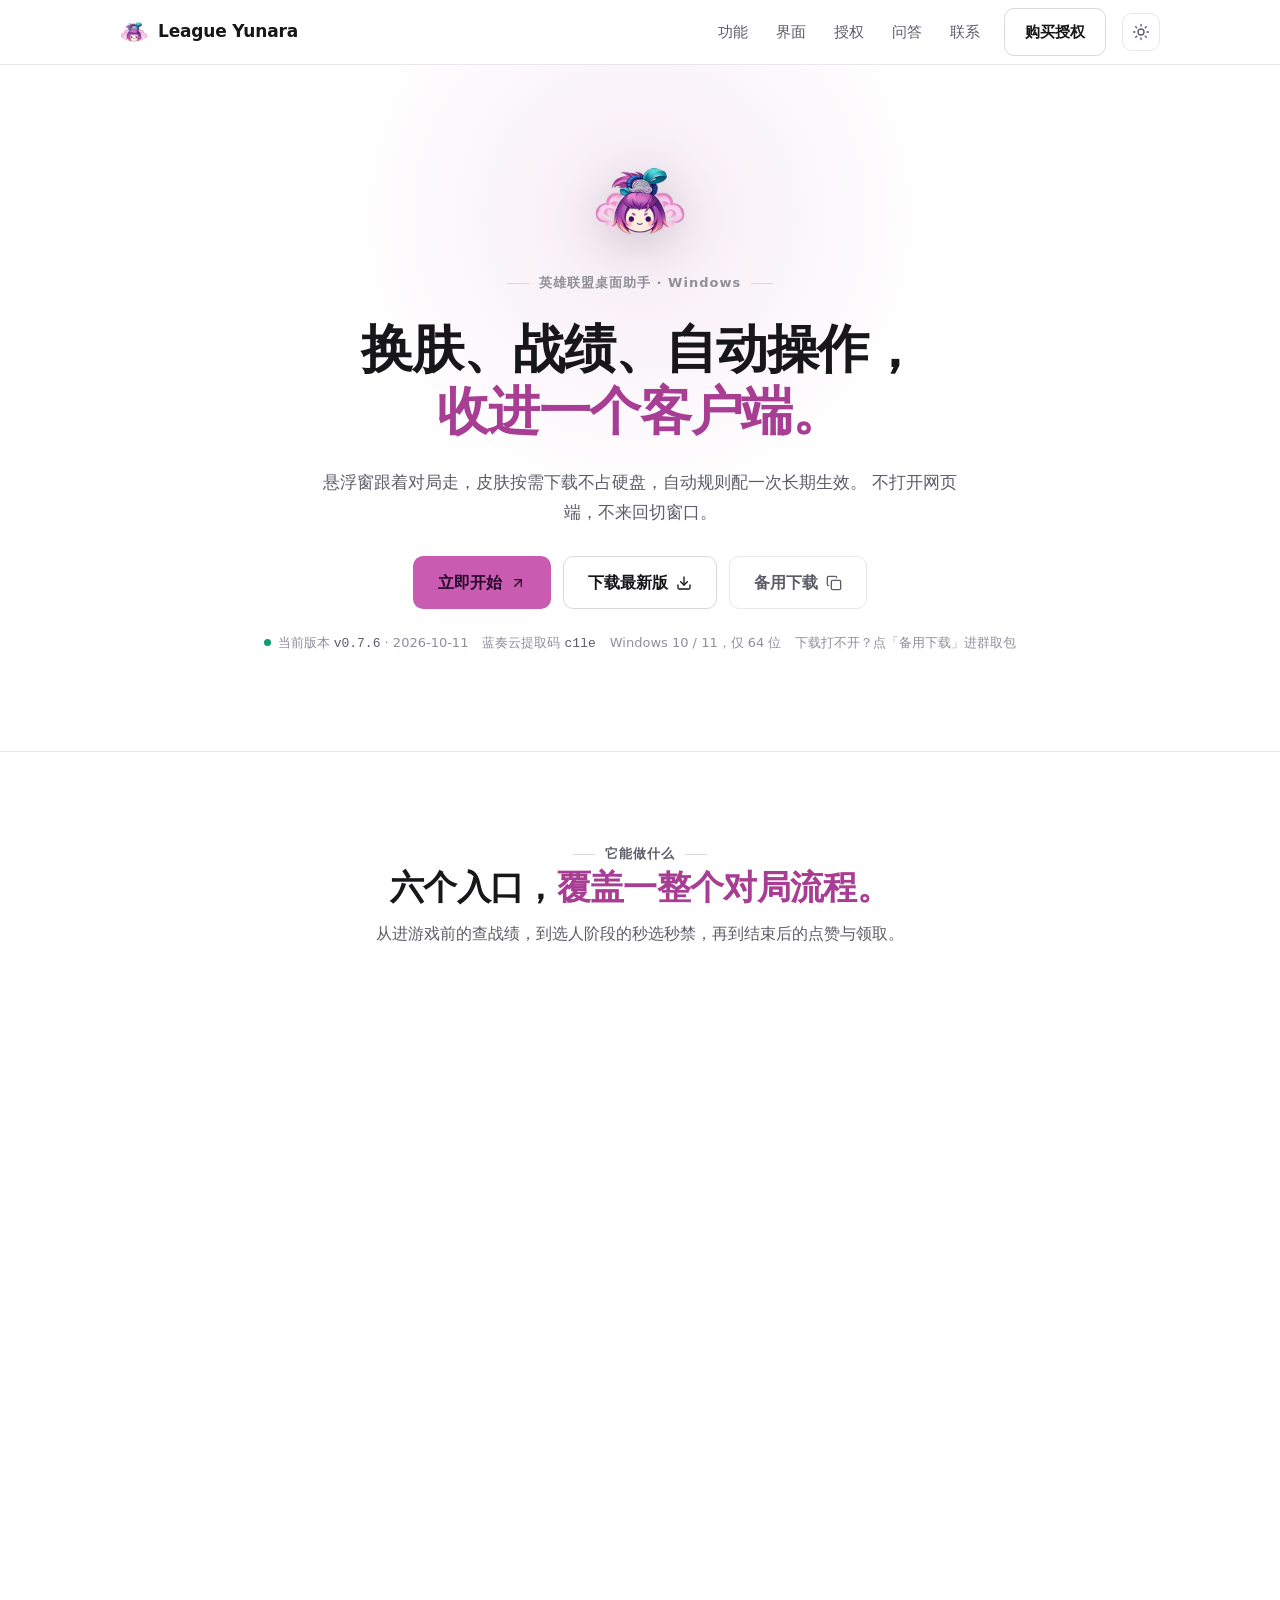
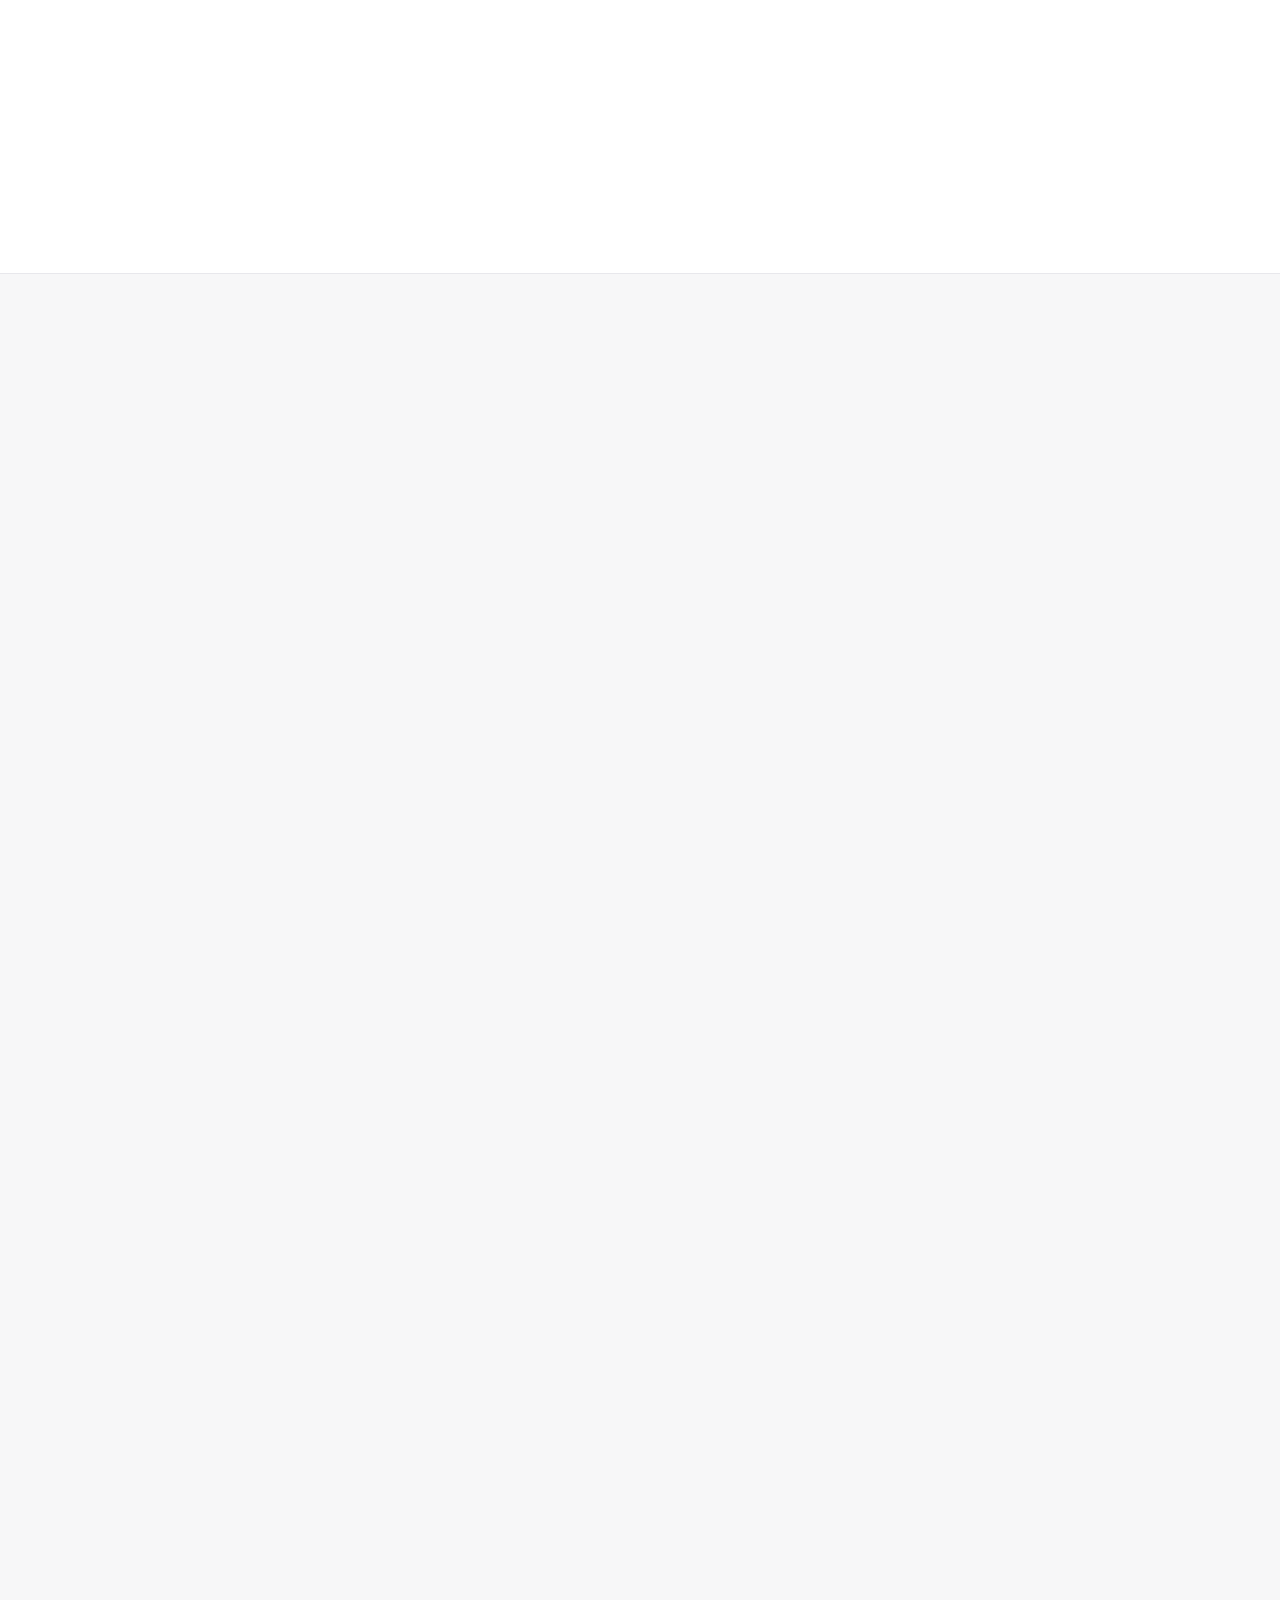
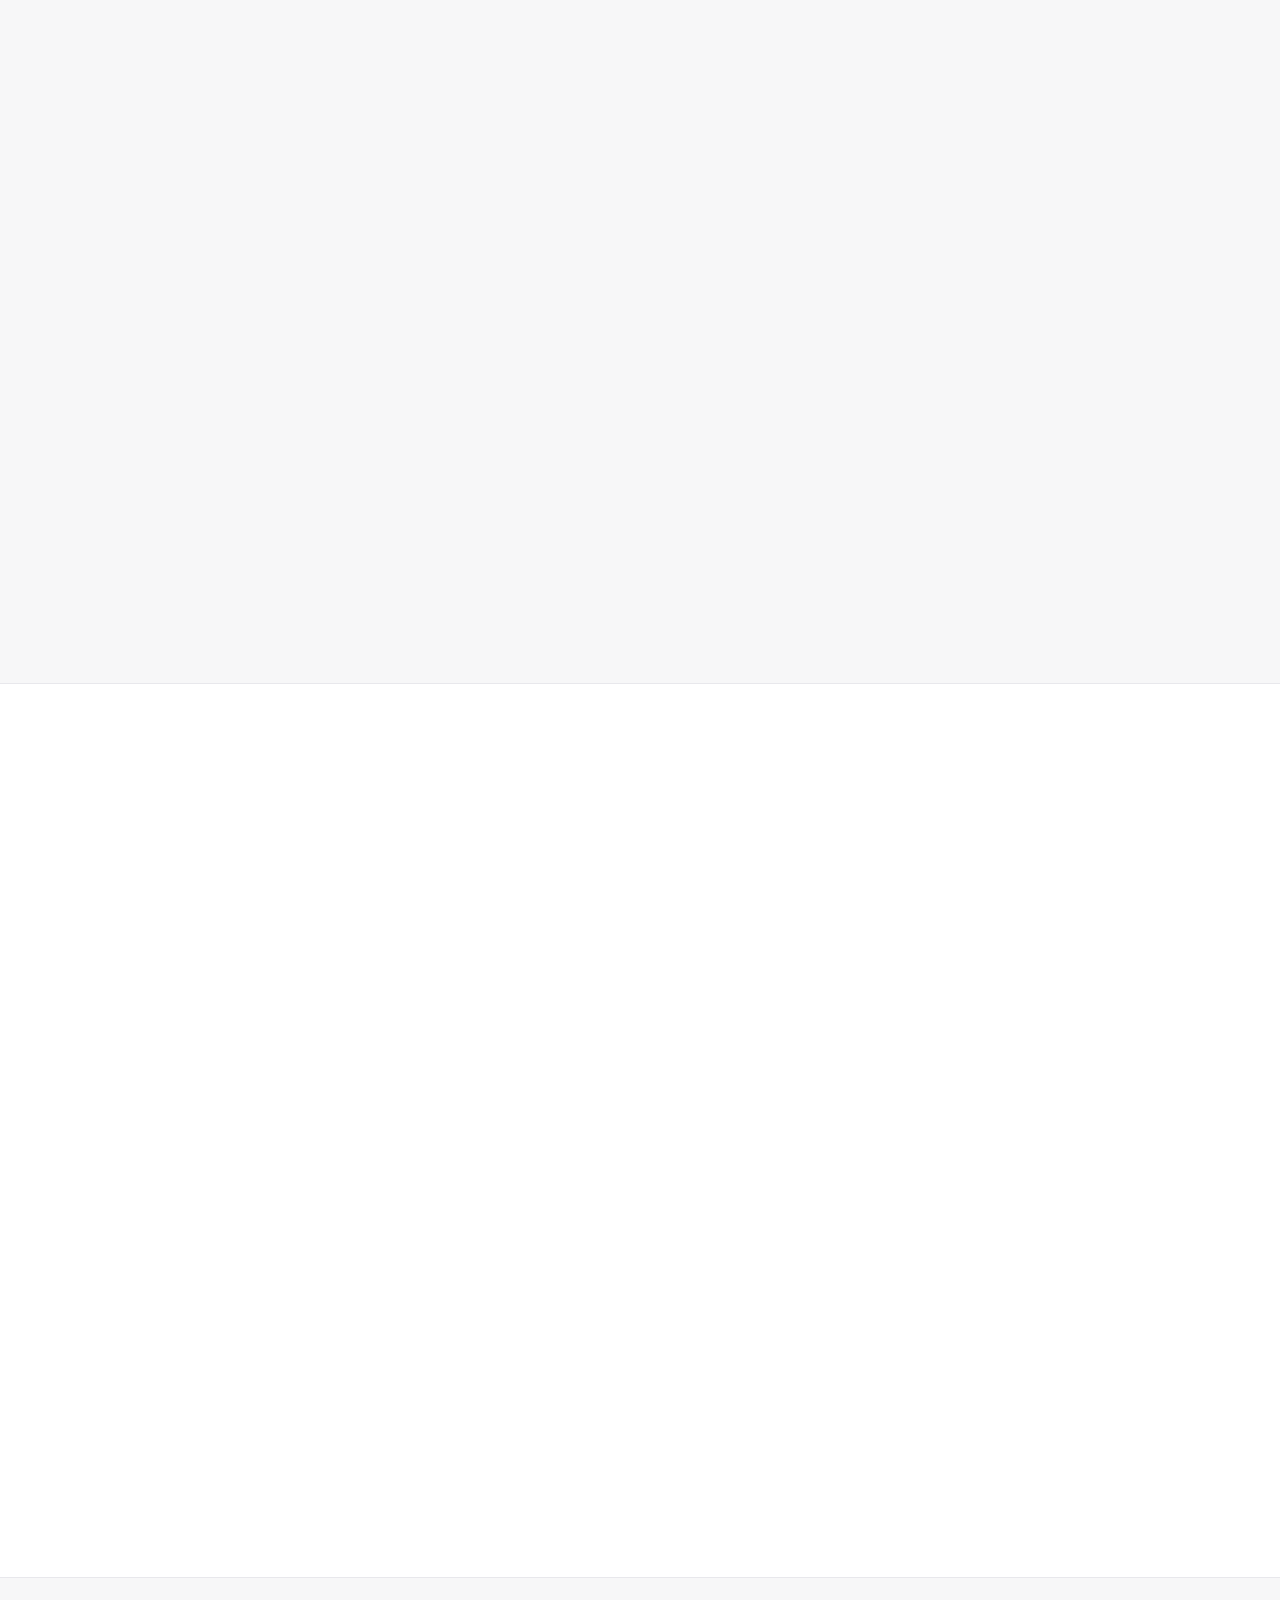
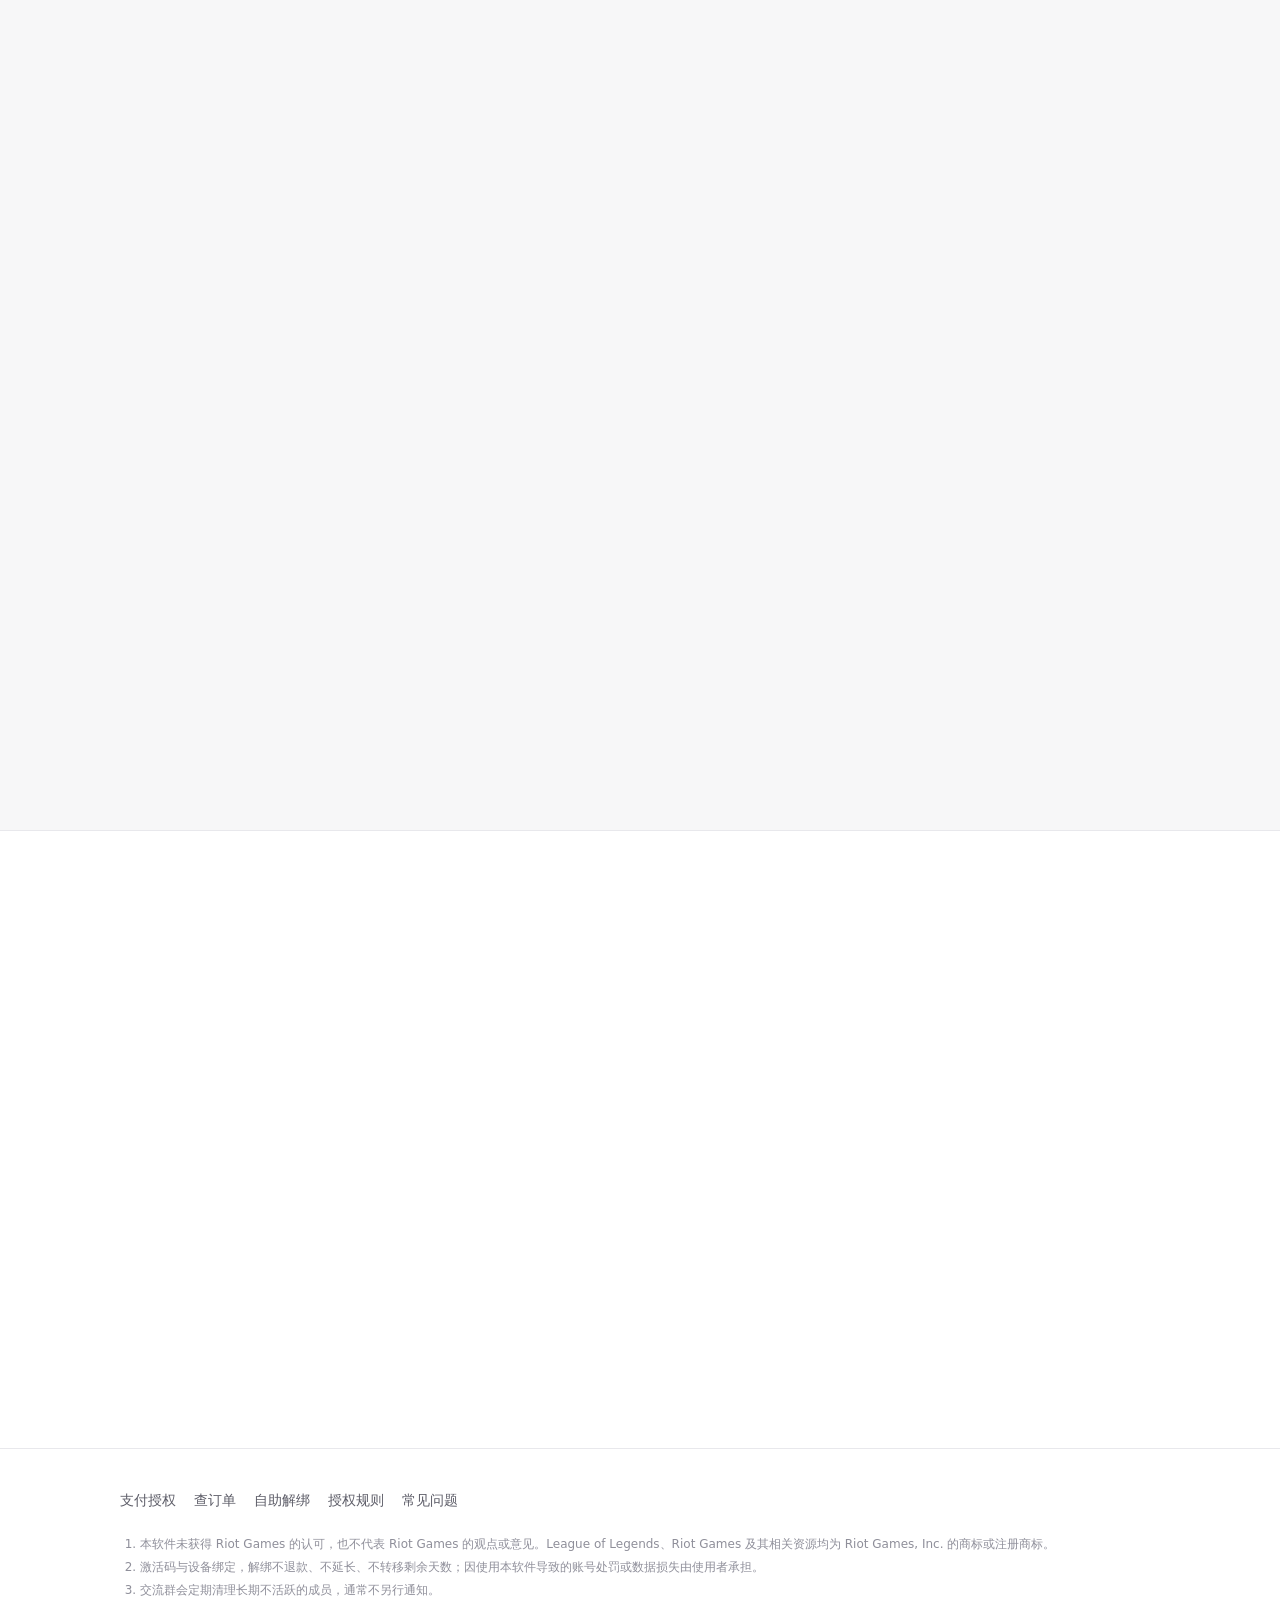
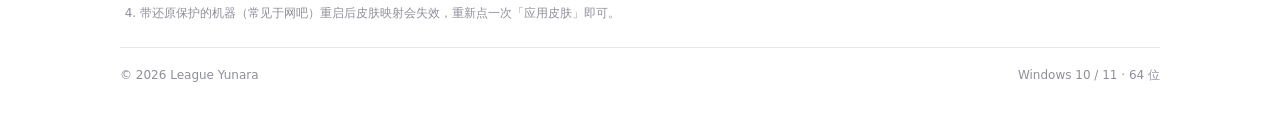
<file: index.html>
<!doctype html>
<html lang="zh-CN" data-theme="light">
  <head>
    <meta charset="UTF-8" />
    <meta http-equiv="Content-Security-Policy" content="default-src 'self'; script-src 'self'; style-src 'self'; img-src 'self' data:; connect-src 'self' https://kzqgphxrghdclkwneqyn.supabase.co https://api.gitcode.com; frame-src https://player.bilibili.com; base-uri 'none'; form-action 'self'; object-src 'none'" />
    <meta name="referrer" content="no-referrer" />
    <meta name="viewport" content="width=device-width, initial-scale=1" />
    <meta
      name="description"
      content="League Yunara：英雄联盟桌面助手。换肤、战绩查询、自动操作、斗魂竞技场海斗助手与工具集，收进一个 Windows 客户端。"
    />
    <meta name="theme-color" content="#a83d94" />
    <meta property="og:title" content="League Yunara｜英雄联盟桌面助手" />
    <meta
      property="og:description"
      content="换肤、战绩、自动操作、海斗助手与工具集，收进一个 Windows 客户端。授权按天购买，官网直购自动发货。"
    />
    <meta property="og:type" content="website" />
    <title>League Yunara｜英雄联盟桌面助手</title>
    <script src="./theme.js"></script>
    <link rel="icon" href="./assets/logo.png" type="image/png" />
    <link rel="stylesheet" href="./styles.css" />
  </head>
  <body>
    <a class="skip-link" href="#features">跳到主要内容</a>

    <header class="header">
      <div class="wrap header-inner">
        <a class="brand" href="#top" aria-label="League Yunara 首页">
          <img src="./assets/logo.png" alt="" width="28" height="28" />
          <span>League Yunara</span>
        </a>

        <nav id="site-nav" class="nav" aria-label="主导航">
          <a href="#features">功能</a>
          <a href="#showcase">界面</a>
          <a href="#pricing">授权</a>
          <a href="#faq">问答</a>
          <a href="#contact">联系</a>
          <div class="nav-cta">
            <a
              class="btn btn-secondary"
              href="https://re2347.github.io/leagueyunara-pay/"
              aria-describedby="buy-backup"
              >购买授权</a
            >
            <div class="tip" id="buy-backup" role="tooltip">
              <span class="tip-label">备用购买链接</span>
              <a
                class="tip-link"
                href="https://aceyun.cn/shop/4KVSS2PP/xh9ft7"
                target="_blank"
                rel="noopener noreferrer"
                >aceyun.cn/shop/4KVSS2PP/xh9ft7</a
              >
            </div>
          </div>
        </nav>

        <button
          class="icon-btn theme-toggle"
          type="button"
          aria-label="切换深浅色"
          aria-pressed="false"
        >
          <svg
            class="theme-light"
            viewBox="0 0 24 24"
            fill="none"
            stroke="currentColor"
            stroke-width="1.8"
            stroke-linecap="round"
            stroke-linejoin="round"
            aria-hidden="true"
          >
            <circle cx="12" cy="12" r="4" />
            <path d="M12 2v2" /><path d="M12 20v2" /><path d="m4.93 4.93 1.41 1.41" />
            <path d="m17.66 17.66 1.41 1.41" /><path d="M2 12h2" /><path d="M20 12h2" />
            <path d="m6.34 17.66-1.41 1.41" /><path d="m19.07 4.93-1.41 1.41" />
          </svg>
          <svg
            class="theme-dark"
            viewBox="0 0 24 24"
            fill="none"
            stroke="currentColor"
            stroke-width="1.8"
            stroke-linecap="round"
            stroke-linejoin="round"
            aria-hidden="true"
          >
            <path d="M12 3a6 6 0 0 0 9 9 9 9 0 1 1-9-9Z" />
          </svg>
        </button>

        <button
          class="icon-btn menu-btn"
          type="button"
          aria-expanded="false"
          aria-controls="site-nav"
        >
          <span class="sr-only">打开菜单</span>
          <span aria-hidden="true"></span><span aria-hidden="true"></span>
        </button>
      </div>
    </header>

    <main id="top">
      <section class="hero" aria-labelledby="hero-title">
        <div class="wrap">
          <img class="hero-mark" src="./assets/logo.png" alt="League Yunara 图标" width="256" height="256" />
          <p class="kicker">英雄联盟桌面助手 · Windows</p>
          <h1 id="hero-title">换肤、战绩、自动操作，<br /><em>收进一个客户端。</em></h1>
          <p class="lede">
            悬浮窗跟着对局走，皮肤按需下载不占硬盘，自动规则配一次长期生效。
            不打开网页端，不来回切窗口。
          </p>
          <div class="hero-actions">
            <a class="btn btn-primary btn-lg" href="https://re2347.github.io/leagueyunara-pay/">
              立即开始
              <svg viewBox="0 0 24 24" fill="none" stroke="currentColor" stroke-width="2" stroke-linecap="round" stroke-linejoin="round" aria-hidden="true"><path d="M7 7h10v10" /><path d="M7 17 17 7" /></svg>
            </a>
            <a
              class="btn btn-secondary btn-lg"
              href="https://wwboj.lanzouc.com/b01euq54ah"
              data-lanzou-download
              target="_blank"
              rel="noopener noreferrer"
            >
              下载最新版
              <svg viewBox="0 0 24 24" fill="none" stroke="currentColor" stroke-width="2" stroke-linecap="round" stroke-linejoin="round" aria-hidden="true"><path d="M21 15v4a2 2 0 0 1-2 2H5a2 2 0 0 1-2-2v-4" /><polyline points="7 10 12 15 17 10" /><line x1="12" x2="12" y1="15" y2="3" /></svg>
            </a>
            <button class="btn btn-ghost btn-lg" type="button" id="backup-download">
              备用下载
              <svg viewBox="0 0 24 24" fill="none" stroke="currentColor" stroke-width="2" stroke-linecap="round" stroke-linejoin="round" aria-hidden="true"><rect width="14" height="14" x="8" y="8" rx="2" /><path d="M4 16c-1.1 0-2-.9-2-2V4c0-1.1.9-2 2-2h10c1.1 0 2 .9 2 2" /></svg>
            </button>
          </div>
          <!-- 版本号由 app.js 从 GitCode releases 读取；这里的值是 JS 失败时的兜底，不用每次发版都改 -->
          <p class="hero-meta">
            <span
              ><span class="dot"></span>当前版本 <code id="release-tag">v0.7.6</code> ·
              <span id="release-date">2026-10-11</span></span
            >
            <span>蓝奏云提取码 <code data-copy-password title="点击复制">c1le</code></span>
            <span>Windows 10 / 11，仅 64 位</span>
            <span>下载打不开？点「备用下载」进群取包</span>
          </p>
        </div>
      </section>

      <section id="features" class="section" aria-labelledby="features-title">
        <div class="wrap">
          <div class="section-head reveal">
            <p class="kicker">它能做什么</p>
            <h2 id="features-title">六个入口，<span>覆盖一整个对局流程。</span></h2>
            <p>从进游戏前的查战绩，到选人阶段的秒选秒禁，再到结束后的点赞与领取。</p>
          </div>

          <div class="grid reveal-group">
            <article class="card">
              <div class="tile t-accent">
                <svg viewBox="0 0 24 24" fill="none" stroke="currentColor" stroke-linecap="round" stroke-linejoin="round" aria-hidden="true"><path d="M20.38 3.46 16 2a4 4 0 0 1-8 0L3.62 3.46a2 2 0 0 0-1.34 2.23l.58 3.47a1 1 0 0 0 .99.84H6v10c0 1.1.9 2 2 2h8a2 2 0 0 0 2-2V10h2.15a1 1 0 0 0 .99-.84l.58-3.47a2 2 0 0 0-1.34-2.23z" /></svg>
              </div>
              <h3>换肤</h3>
              <p>在线皮肤库按需下载，不装完整皮肤包；也可以挂自己的本地皮肤。选英雄、挑皮肤、点应用，一步到位。</p>
              <p class="fine">两条通道：本地客户端与 DLL 注入，自定义皮肤只走前者。</p>
            </article>

            <article class="card">
              <div class="tile t-blue">
                <svg viewBox="0 0 24 24" fill="none" stroke="currentColor" stroke-linecap="round" stroke-linejoin="round" aria-hidden="true"><path d="M3 3v18h18" /><path d="M18 17V9" /><path d="M13 17V5" /><path d="M8 17v-3" /></svg>
              </div>
              <h3>战绩与玩家分析</h3>
              <p>查任意召唤师的近期对局、胜率、常用英雄与分路，标记你常遇到的人，胜负手一眼看出来。</p>
              <p class="fine">腾讯区服跨大区可查，英雄数据窗可在选人阶段直接打开。</p>
            </article>

            <article class="card">
              <div class="tile t-amber">
                <svg viewBox="0 0 24 24" fill="none" stroke="currentColor" stroke-linecap="round" stroke-linejoin="round" aria-hidden="true"><path d="M4 14a1 1 0 0 1-.78-1.63l9.9-10.2a.5.5 0 0 1 .86.46l-1.92 6.02A1 1 0 0 0 13 10h7a1 1 0 0 1 .78 1.63l-9.9 10.2a.5.5 0 0 1-.86-.46l1.92-6.02A1 1 0 0 0 11 14z" /></svg>
              </div>
              <h3>自动操作</h3>
              <p>选人阶段按预设自动秒选、秒禁，自动接受对局、结束自动点赞。规则配一次，之后每次对局都跟着走。</p>
              <p class="fine">英雄配置可分路保存，误触前会显示当前生效的规则。</p>
            </article>

            <article class="card">
              <div class="tile t-violet">
                <svg viewBox="0 0 24 24" fill="none" stroke="currentColor" stroke-linecap="round" stroke-linejoin="round" aria-hidden="true"><circle cx="12" cy="12" r="10" /><circle cx="12" cy="12" r="6" /><circle cx="12" cy="12" r="2" /></svg>
              </div>
              <h3>海斗助手</h3>
              <p>斗魂竞技场专用：识别对手卡片，给出评级徽章，用独立悬浮窗显示，不占你的操作区。</p>
              <p class="fine">需要游戏以无边框或窗口化运行才能取到画面。</p>
            </article>

            <article class="card">
              <div class="tile t-emerald">
                <svg viewBox="0 0 24 24" fill="none" stroke="currentColor" stroke-linecap="round" stroke-linejoin="round" aria-hidden="true"><path d="M14.7 6.3a1 1 0 0 0 0 1.4l1.6 1.6a1 1 0 0 0 1.4 0l3.77-3.77a6 6 0 0 1-7.94 7.94l-6.91 6.91a2.12 2.12 0 0 1-3-3l6.91-6.91a6 6 0 0 1 7.94-7.94l-3.76 3.76z" /></svg>
              </div>
              <h3>工具集</h3>
              <p>游戏内发送、房间工具、百宝箱、法球与奖励领取、战利品与好友清理，还有客户端窗口尺寸一类的修补。</p>
              <p class="fine">按用途分页放着，用到再点，不常驻后台弹窗。</p>
            </article>

            <article class="card">
              <div class="tile t-accent">
                <svg viewBox="0 0 24 24" fill="none" stroke="currentColor" stroke-linecap="round" stroke-linejoin="round" aria-hidden="true"><line x1="21" x2="14" y1="4" y2="4" /><line x1="10" x2="3" y1="4" y2="4" /><line x1="21" x2="12" y1="12" y2="12" /><line x1="8" x2="3" y1="12" y2="12" /><line x1="21" x2="16" y1="20" y2="20" /><line x1="12" x2="3" y1="20" y2="20" /><line x1="14" x2="14" y1="2" y2="6" /><line x1="8" x2="8" y1="10" y2="14" /><line x1="16" x2="16" y1="18" y2="22" /></svg>
              </div>
              <h3>主题与悬浮窗</h3>
              <p>八套内置主题加自定义强调色，深浅色跟随系统。战绩、英雄数据、复活倒计时都是独立窗口，能单独开合。</p>
              <p class="fine">不喜欢的窗口直接关掉，不会留一个托盘图标占着屏幕。</p>
            </article>
          </div>

          <div class="notice reveal">
            <div>
              <h3>它是怎么工作的</h3>
              <p>
                数据来自英雄联盟客户端自带的 LCU 接口与官方数据源，不改技能数值、不修改内存里的战斗数据。
                皮肤资源由本地引擎处理，安装包不打包完整皮肤库。
              </p>
            </div>
            <div>
              <h3>也请把风险一起看完</h3>
              <ul>
                <li>换肤需要向游戏目录写入一个注入模块，并重启游戏才会生效或失效；权限不足时要以管理员身份运行。</li>
                <li>任何第三方工具都存在被反作弊或杀毒软件标记的可能，我们不承诺「一定安全」，请自行评估。</li>
                <li>因使用本软件造成的账号处罚或数据损失，需要由使用者自己承担。</li>
              </ul>
            </div>
          </div>
        </div>
      </section>

      <section id="showcase" class="section section-alt" aria-labelledby="showcase-title">
        <div class="wrap">
          <div class="section-head reveal">
            <p class="kicker">界面长这样</p>
            <h2 id="showcase-title">截图来自<span>正在运行的软件。</span></h2>
            <p>左边导航六个入口，右侧内容区随选中的英雄、玩家和对局状态变化。</p>
          </div>

          <div class="shot-row reveal">
            <div class="shot-copy">
              <h3>皮肤库</h3>
              <p>左侧选英雄，右侧挑皮肤。缓存状态、下载体积、当前生效的皮肤都在同一屏里，不用回到网页端翻。</p>
            </div>
            <figure class="shot">
              <img src="./assets/shot-skin.webp" alt="League Yunara 换肤页：英雄列表与皮肤卡片" width="1280" height="688" loading="lazy" />
            </figure>
          </div>

          <div class="shot-row flip reveal">
            <div class="shot-copy">
              <h3>战绩面板</h3>
              <p>一名玩家的近期对局、胜率、常用英雄与分路分布，配上你自己的标记。查人这件事不需要开浏览器。</p>
            </div>
            <figure class="shot">
              <img src="./assets/shot-stats.webp" alt="League Yunara 战绩页：对局列表与胜率统计" width="1280" height="688" loading="lazy" />
            </figure>
          </div>

          <div class="shot-row reveal">
            <div class="shot-copy">
              <h3>自动操作</h3>
              <p>自动接受对局、自动秒选秒禁、结束自动点赞，每一项都能单独开关并设置延时。规则一次配好，之后不用管。</p>
            </div>
            <figure class="shot">
              <img src="./assets/shot-automation.webp" alt="League Yunara 自动操作页：对局流程与点赞开关" width="1280" height="688" loading="lazy" />
            </figure>
          </div>

          <div class="video reveal" id="demo">
            <iframe
              title="League Yunara 功能演示"
              src="https://player.bilibili.com/player.html?bvid=BV1d9h266Esj&amp;high_quality=1&amp;danmaku=0"
              loading="lazy"
              allow="fullscreen"
              allowfullscreen
              referrerpolicy="strict-origin-when-cross-origin"
            ></iframe>
          </div>
          <div class="video-foot reveal">
            <span>演示视频 · Bilibili</span>
            <a href="https://www.bilibili.com/video/BV1d9h266Esj/" rel="noopener noreferrer"
              >播放器加载不出来？在哔哩哔哩打开</a
            >
          </div>
        </div>
      </section>

      <section id="pricing" class="section" aria-labelledby="pricing-title">
        <div class="wrap">
          <div class="section-head reveal">
            <p class="kicker">授权与价格</p>
            <h2 id="pricing-title">按天买，<span>用多久付多久。</span></h2>
            <p>
              官网直购扫码付款，到账后自动核验发放激活码，不需要提交付款截图。
              下面的价格是服务端实时下发的，调价后这里同步变。
            </p>
          </div>

          <div class="plans reveal-group">
            <article class="plan">
              <span class="plan-tag">先试一天</span>
              <p class="price">￥<b data-price="200">2</b><i>/ 1 天</i></p>
              <p>装好之后先验证自己的机器能不能跑通，再决定要不要长期用。</p>
              <span class="pill" data-stock="1">正在读取库存…</span>
              <a class="btn btn-secondary" href="https://re2347.github.io/leagueyunara-pay/?plan=1">购买 1 天</a>
            </article>

            <article class="plan is-featured">
              <span class="plan-tag">日常使用 · 推荐</span>
              <p class="price">￥<b data-price="1000">10</b><i>/ 7 天</i></p>
              <p>一周一张码，多数人的节奏。到期前续费即可，不需要重新配置。</p>
              <span class="pill" data-stock="7">正在读取库存…</span>
              <a class="btn btn-primary" href="https://re2347.github.io/leagueyunara-pay/?plan=7">购买 7 天</a>
            </article>

            <article class="plan">
              <span class="plan-tag">整月更省心</span>
              <p class="price">￥<b data-price="2000">20</b><i>/ 30 天</i></p>
              <p>一个月一张码，适合每天都开的玩家。到期前续费即可，配置与皮肤缓存都还在。</p>
              <span class="pill" data-stock="30">正在读取库存…</span>
              <a class="btn btn-secondary" href="https://re2347.github.io/leagueyunara-pay/?plan=30">购买 30 天</a>
            </article>
          </div>

          <div class="rules reveal">
            <h3>买之前需要知道的规则</h3>
            <dl>
              <dt>设备绑定</dt>
              <dd>一张激活码绑定一台设备。激活前想清楚装在哪台机器上。</dd>
              <dt>需要联网</dt>
              <dd>
                授权租约 6 小时、离线宽限 24 小时。正常用着不会弹任何东西，但断网超过一天需要重新连一次。
              </dd>
              <dt>换电脑</dt>
              <dd>
                <a href="https://re2347.github.io/leagueyunara-pay/unbind.html">自助解绑</a>
                释放旧设备，每张码每天限两次，北京时间 00:00 刷新。解绑不退款、不延长、不转移剩余天数。
              </dd>
              <dt>到期之后</dt>
              <dd>到期只是不能再用软件，已下载的皮肤缓存不会被清掉，续费后直接接着用。</dd>
            </dl>
          </div>

          <p class="foot-note reveal">
            <span class="dot"></span>价格与库存由服务端实时下发；付款页 2 分钟内未支付会释放订单，请按页面显示的精确金额付款。
          </p>
        </div>
      </section>

      <section id="faq" class="section section-alt" aria-labelledby="faq-title">
        <div class="wrap">
          <div class="section-head reveal">
            <p class="kicker">常见问题</p>
            <h2 id="faq-title">还有疑问，<span>这里应该有。</span></h2>
            <p>没找到想问的，直接到交流群里问，把现象和日志一起发出来会快很多。</p>
          </div>

          <div class="faq reveal">
            <details open>
              <summary>会改游戏文件吗？<span aria-hidden="true">+</span></summary>
              <p>
                换肤会往游戏目录放一个注入模块，并在取消应用时把它删掉；生效和失效都需要重启游戏。
                它不改你的账号数据，也不改技能数值。皮肤资源本身放在软件自己的数据目录里。
              </p>
            </details>
            <details>
              <summary>会不会被封号？<span aria-hidden="true">+</span></summary>
              <p>
                我们不承诺一定安全。软件走客户端自带的 LCU 接口与本地渲染，不做内存修改那类事，
                但第三方工具始终有被反作弊标记的可能。请把它当作风险自负的使用，账号问题我们无法代为申诉。
              </p>
            </details>
            <details>
              <summary>为什么要联网？<span aria-hidden="true">+</span></summary>
              <p>
                授权是服务端验证的：租约 6 小时，离线宽限 24 小时，软件会在后台静默续期。
                所以正常使用感觉不到它存在，但长时间断网后需要重新连一次网。
              </p>
            </details>
            <details>
              <summary>皮肤要自己准备吗？<span aria-hidden="true">+</span></summary>
              <p>
                不需要。皮肤库在线按需下载，只取你真正应用的那几个。
                想用自己的皮肤包也可以，走「自定义皮肤」页签，仅本地客户端通道支持。
              </p>
            </details>
            <details>
              <summary>换电脑 / 重装系统怎么办？<span aria-hidden="true">+</span></summary>
              <p>
                先在<a href="https://re2347.github.io/leagueyunara-pay/unbind.html">自助解绑</a>释放旧设备，再在新机器上用同一张码激活。
                每张码每天可自助解绑两次；如果旧机器已经打不开软件了，加群走人工。
              </p>
            </details>
            <details>
              <summary>网吧能用吗？<span aria-hidden="true">+</span></summary>
              <p>
                可以用。换肤需要向游戏目录写入文件，遇到权限不足时以管理员身份运行软件即可。
                带还原保护的机器重启后皮肤会回到原始状态，重新点一次「应用皮肤」就行。
              </p>
            </details>
            <details>
              <summary>支持哪些区服？<span aria-hidden="true">+</span></summary>
              <p>
                国服为主要使用场景，战绩查询支持腾讯区跨大区；外服按皮肤编号统一处理。
                海斗助手需要游戏以无边框或窗口化运行。
              </p>
            </details>
          </div>
        </div>
      </section>

      <section id="contact" class="section" aria-labelledby="contact-title">
        <div class="wrap contact-grid">
          <div class="contact-copy reveal">
            <p class="kicker">交流与购买</p>
            <h2 id="contact-title">找得到人，<span>也拿得到包。</span></h2>
            <p>
              下载打不开、付款没到账、换机要解绑，都可以直接找人。群里回得比邮箱快，
              提问时请把软件版本、现象和日志一起发出来。
            </p>
            <a class="btn btn-primary" href="https://re2347.github.io/leagueyunara-pay/">去购买激活码</a>
          </div>

          <div class="contact-list reveal-group">
            <div class="contact-row">
              <span>QQ 交流群</span>
              <strong id="qq-group">712178830</strong>
              <button class="mini-btn" type="button" data-copy-qq>复制并打开 QQ</button>
            </div>
            <div class="contact-row">
              <span>官网直购 · 自动发货</span>
              <a class="mini-btn" href="https://re2347.github.io/leagueyunara-pay/">前往购买</a>
            </div>
            <div class="contact-row">
              <span>备用购买链接</span>
              <a
                class="mini-btn mono"
                href="https://aceyun.cn/shop/4KVSS2PP/xh9ft7"
                target="_blank"
                rel="noopener noreferrer"
                >aceyun.cn/shop/4KVSS2PP/xh9ft7</a
              >
            </div>
            <div class="contact-row">
              <span>查订单 / 找回激活码</span>
              <a class="mini-btn" href="https://re2347.github.io/leagueyunara-pay/query.html">打开查询页</a>
            </div>
            <div class="contact-row">
              <span>抖音 · B站 · 微信 · 小红书</span>
              <strong>Re2347</strong>
            </div>
            <div class="contact-row">
              <span>闲鱼</span>
              <strong>Submerged</strong>
            </div>
            <div class="contact-row">
              <span>咨询 / 售后邮箱</span>
              <a class="mini-btn" href="mailto:chenre2347@gmail.com">chenre2347@gmail.com</a>
            </div>
          </div>
        </div>
      </section>
    </main>

    <footer class="footer">
      <div class="wrap">
        <div class="footer-links">
          <a href="https://re2347.github.io/leagueyunara-pay/">支付授权</a>
          <a href="https://re2347.github.io/leagueyunara-pay/query.html">查订单</a>
          <a href="https://re2347.github.io/leagueyunara-pay/unbind.html">自助解绑</a>
          <a href="#pricing">授权规则</a>
          <a href="#faq">常见问题</a>
        </div>
        <ol>
          <li>
            本软件未获得 Riot Games 的认可，也不代表 Riot Games 的观点或意见。League of Legends、Riot Games
            及其相关资源均为 Riot Games, Inc. 的商标或注册商标。
          </li>
          <li>激活码与设备绑定，解绑不退款、不延长、不转移剩余天数；因使用本软件导致的账号处罚或数据损失由使用者承担。</li>
          <li>交流群会定期清理长期不活跃的成员，通常不另行通知。</li>
          <li>带还原保护的机器（常见于网吧）重启后皮肤映射会失效，重新点一次「应用皮肤」即可。</li>
        </ol>
        <div class="footer-bottom">
          <span>© 2026 League Yunara</span>
          <span>Windows 10 / 11 · 64 位</span>
        </div>
      </div>
    </footer>

    <div id="toast" class="toast" role="status" aria-live="polite"></div>

    <script src="./app.js" defer></script>
  </body>
</html>
</file>
<file: styles.css>
/* League Yunara 官网样式。无构建步骤：手写 CSS，字体只用系统栈（外链字体在大陆不可达）。
   主题开关在 <html data-theme="light|dark">，与客户端内部约定一致。 */

:root {
  --canvas: #ffffff;
  --canvas-alt: #f7f7f8;
  --surface: #ffffff;
  --surface-2: #f5f5f7;
  --line: #e8e8ec;
  --line-strong: #d8d8df;
  --ink: #17171a;
  --ink-2: #5d5d68;
  --ink-3: #8f8f9a;

  /* 主题色取自软件图标本体：发色由 #7c2c8c 走到 #ec84cc，中调 #a44cac / #e484c4，
     描边 #440c5c。文字与链接用深一档，按钮用亮一档配墨字。 */
  --accent: #a83d94;
  --accent-soft: rgba(168, 61, 148, 0.1);
  --accent-line: rgba(168, 61, 148, 0.26);

  --btn-bg: #c95bb0;
  --btn-bg-hover: #d97cc4;
  --btn-ink: #24082a;

  --emerald: #0f9d6b;
  --blue: #2f9aa6; /* 图标发饰的青 */
  --violet: #7c2c8c; /* 图标发色的暗部 */
  --amber: #d9822b;

  --r-lg: 18px;
  --r-md: 14px;
  --r-sm: 10px;
  --shadow-1: 0 1px 2px rgba(16, 24, 40, 0.04), 0 10px 28px rgba(16, 24, 40, 0.06);
  --shadow-2: 0 28px 64px rgba(16, 24, 40, 0.12);
  --maxw: 1080px;
  --gutter: 20px;
  --sans: "Segoe UI", "Microsoft YaHei UI", "Microsoft YaHei", system-ui, -apple-system,
    "PingFang SC", "Hiragino Sans GB", "Source Han Sans SC", "Noto Sans CJK SC", sans-serif;
  --mono: ui-monospace, "Cascadia Mono", Consolas, "Liberation Mono", monospace;
  color-scheme: light;
}

html[data-theme="dark"] {
  --canvas: #0b0b0d;
  --canvas-alt: #111114;
  --surface: #151518;
  --surface-2: #1c1c21;
  --line: #26262d;
  --line-strong: #35353e;
  --ink: #f2f2f5;
  --ink-2: #a3a3ae;
  --ink-3: #75757f;

  --accent: #e484c4;
  --accent-soft: rgba(228, 132, 196, 0.14);
  --accent-line: rgba(228, 132, 196, 0.32);

  --btn-bg: #c95bb0;
  --btn-bg-hover: #e484c4;
  --btn-ink: #24082a;

  --emerald: #3ecf8e;
  --blue: #4cc0cc;
  --violet: #c084d4;
  --amber: #f0a15c;
  --shadow-1: 0 1px 2px rgba(0, 0, 0, 0.5), 0 10px 28px rgba(0, 0, 0, 0.35);
  --shadow-2: 0 28px 64px rgba(0, 0, 0, 0.5);
  color-scheme: dark;
}

*,
*::before,
*::after {
  box-sizing: border-box;
}

html {
  scroll-behavior: smooth;
  scroll-padding-top: 84px;
  -webkit-text-size-adjust: 100%;
}

body {
  margin: 0;
  background: var(--canvas);
  color: var(--ink);
  font-family: var(--sans);
  font-size: 16px;
  line-height: 1.6;
  -webkit-font-smoothing: antialiased;
  transition: background-color 0.3s ease, color 0.3s ease;
}

img {
  display: block;
  max-width: 100%;
  height: auto;
}

a {
  color: inherit;
  text-decoration: none;
}

h1,
h2,
h3,
p {
  margin: 0;
}

:focus-visible {
  outline: 2px solid var(--accent);
  outline-offset: 2px;
  border-radius: 4px;
}

.sr-only {
  position: absolute;
  width: 1px;
  height: 1px;
  padding: 0;
  margin: -1px;
  overflow: hidden;
  clip: rect(0 0 0 0);
  white-space: nowrap;
  border: 0;
}

.skip-link {
  position: absolute;
  left: -9999px;
  top: 8px;
  z-index: 100;
  padding: 10px 16px;
  background: var(--btn-bg);
  color: var(--btn-ink);
  border-radius: var(--r-sm);
  font-weight: 600;
}

.skip-link:focus {
  left: 8px;
}

.wrap {
  max-width: var(--maxw);
  margin: 0 auto;
  padding: 0 var(--gutter);
}

/* ===== 顶栏 ===== */
.header {
  position: sticky;
  top: 0;
  z-index: 50;
  background: var(--canvas);
  border-bottom: 1px solid var(--line);
  transition: background-color 0.3s ease, border-color 0.3s ease;
}

.header-inner {
  display: flex;
  align-items: center;
  gap: 16px;
  height: 64px;
}

.brand {
  display: flex;
  align-items: center;
  gap: 10px;
  font-size: 1.0625rem;
  font-weight: 700;
  letter-spacing: -0.01em;
  margin-right: auto;
}

.brand img {
  width: 28px;
  height: 28px;
  border-radius: 7px;
}

.nav {
  display: flex;
  align-items: center;
  gap: 4px;
}

.nav > a {
  padding: 8px 12px;
  border-radius: var(--r-sm);
  color: var(--ink-2);
  font-size: 0.9375rem;
  font-weight: 500;
  transition: color 0.2s ease, background-color 0.2s ease;
}

.nav > a:hover {
  color: var(--ink);
  background: var(--surface-2);
}

.nav .btn {
  margin-left: 8px;
}

/* 购买授权悬浮出来的备用链接：复用卡片的表面/描边/阴影，两档主题都跟着 token 走 */
.nav-cta {
  position: relative;
}

.tip {
  position: absolute;
  top: calc(100% + 10px);
  right: 0;
  z-index: 60;
  min-width: 240px;
  padding: 10px 12px;
  background: var(--surface);
  border: 1px solid var(--line);
  border-radius: var(--r-sm);
  box-shadow: var(--shadow-1);
  text-align: left;
  opacity: 0;
  visibility: hidden;
  transform: translateY(-4px);
  transition: opacity 0.18s ease, transform 0.18s ease, visibility 0.18s;
}

.nav-cta:hover .tip,
.nav-cta:focus-within .tip {
  opacity: 1;
  visibility: visible;
  transform: none;
}

.tip::before {
  content: "";
  position: absolute;
  top: -5px;
  right: 20px;
  width: 8px;
  height: 8px;
  background: var(--surface);
  border-top: 1px solid var(--line);
  border-left: 1px solid var(--line);
  transform: rotate(45deg);
}

.tip-label {
  display: block;
  margin-bottom: 4px;
  color: var(--ink-3);
  font-size: 0.75rem;
  font-weight: 600;
}

.tip-link {
  display: block;
  color: var(--accent);
  font-family: var(--mono);
  font-size: 0.75rem;
  line-height: 1.5;
  word-break: break-all;
}

.tip-link:hover {
  text-decoration: underline;
}

.icon-btn {
  display: grid;
  place-items: center;
  width: 38px;
  height: 38px;
  border: 1px solid var(--line);
  border-radius: var(--r-sm);
  background: var(--surface);
  color: var(--ink-2);
  cursor: pointer;
  transition: color 0.2s ease, border-color 0.2s ease;
}

.icon-btn:hover {
  color: var(--ink);
  border-color: var(--line-strong);
}

.icon-btn svg {
  width: 18px;
  height: 18px;
}

.theme-dark,
html[data-theme="dark"] .theme-light {
  display: none;
}

html[data-theme="dark"] .theme-dark {
  display: block;
}

.menu-btn {
  display: none;
}

.menu-btn span {
  display: block;
  width: 16px;
  height: 1.5px;
  background: currentColor;
  border-radius: 2px;
  transition: transform 0.2s ease;
}

.menu-btn span + span {
  margin-top: 4px;
}

.menu-btn[aria-expanded="true"] span:first-child {
  transform: translateY(2.75px) rotate(45deg);
}

.menu-btn[aria-expanded="true"] span:last-child {
  transform: translateY(-2.75px) rotate(-45deg);
}

/* ===== 按钮 ===== */
.btn {
  display: inline-flex;
  align-items: center;
  justify-content: center;
  gap: 8px;
  padding: 11px 20px;
  border: 1px solid transparent;
  border-radius: var(--r-sm);
  font: inherit;
  font-size: 0.9375rem;
  font-weight: 600;
  cursor: pointer;
  white-space: nowrap;
  transition: background-color 0.2s ease, border-color 0.2s ease, color 0.2s ease,
    transform 0.2s ease;
}

.btn svg {
  width: 16px;
  height: 16px;
}

.btn:active {
  transform: translateY(1px);
}

.btn-primary {
  background: var(--btn-bg);
  color: var(--btn-ink);
}

.btn-primary:hover {
  background: var(--btn-bg-hover);
}

.btn-secondary {
  background: var(--surface);
  border-color: var(--line-strong);
  color: var(--ink);
}

.btn-secondary:hover {
  border-color: var(--ink-3);
  background: var(--surface-2);
}

.btn-ghost {
  background: transparent;
  border-color: var(--line);
  color: var(--ink-2);
}

.btn-ghost:hover {
  color: var(--ink);
  border-color: var(--line-strong);
}

.btn-lg {
  padding: 13px 24px;
  font-size: 1rem;
}

/* ===== Hero ===== */
.hero {
  position: relative;
  overflow: hidden;
  padding: 88px 0 96px;
  text-align: center;
}

.hero::before {
  content: "";
  position: absolute;
  left: 50%;
  top: -260px;
  width: 820px;
  height: 820px;
  transform: translateX(-50%);
  background: radial-gradient(closest-side, var(--accent-soft), transparent 72%);
  pointer-events: none;
}

.hero > .wrap {
  position: relative;
  display: flex;
  flex-direction: column;
  align-items: center;
  gap: 24px;
}

/* 图标本体是透明 PNG，用 drop-shadow 才贴着轮廓，box-shadow 会露出方角 */
.hero-mark {
  width: 96px;
  height: 96px;
  filter: drop-shadow(0 10px 22px rgba(24, 12, 20, 0.18));
}

.kicker {
  display: inline-flex;
  align-items: center;
  gap: 10px;
  color: var(--ink-3);
  font-size: 0.8125rem;
  font-weight: 600;
  letter-spacing: 0.08em;
}

.kicker::before,
.kicker::after {
  content: "";
  width: 22px;
  height: 1px;
  background: var(--line-strong);
}

h1 {
  max-width: 820px;
  font-size: clamp(2rem, 5.6vw, 3.25rem);
  font-weight: 800;
  line-height: 1.2;
  letter-spacing: -0.025em;
}

h1 em {
  font-style: normal;
  color: var(--accent);
}

.lede {
  max-width: 640px;
  color: var(--ink-2);
  font-size: 1.0625rem;
  line-height: 1.8;
}

.hero-actions {
  display: flex;
  flex-wrap: wrap;
  justify-content: center;
  gap: 12px;
  margin-top: 4px;
}

.hero-meta {
  display: flex;
  flex-wrap: wrap;
  justify-content: center;
  gap: 6px 14px;
  color: var(--ink-3);
  font-size: 0.8125rem;
}

.hero-meta code {
  font-family: var(--mono);
  font-size: 0.8125rem;
  color: var(--ink-2);
}

.dot {
  display: inline-block;
  width: 7px;
  height: 7px;
  margin-right: 7px;
  border-radius: 50%;
  background: var(--emerald);
  vertical-align: 1px;
}

/* ===== 分区 ===== */
.section {
  padding: 80px 0;
  border-top: 1px solid var(--line);
}

.section-alt {
  background: var(--canvas-alt);
}

.section-head {
  max-width: 620px;
  margin: 0 auto 44px;
  text-align: center;
}

h2 {
  font-size: clamp(1.625rem, 3.4vw, 2.125rem);
  font-weight: 700;
  line-height: 1.3;
  letter-spacing: -0.02em;
}

h2 span {
  color: var(--accent);
}

.section-head p {
  margin-top: 12px;
  color: var(--ink-2);
}

/* ===== 能力卡 ===== */
.grid {
  display: grid;
  grid-template-columns: repeat(3, minmax(0, 1fr));
  gap: 20px;
}

.card {
  padding: 24px;
  background: var(--surface);
  border: 1px solid var(--line);
  border-radius: var(--r-md);
  transition: border-color 0.25s ease, transform 0.25s ease, background-color 0.3s ease;
}

.card:hover {
  border-color: var(--line-strong);
  transform: translateY(-2px);
}

.tile {
  display: grid;
  place-items: center;
  width: 44px;
  height: 44px;
  margin-bottom: 16px;
  border-radius: 12px;
  background: var(--surface-2);
}

.tile svg {
  width: 22px;
  height: 22px;
  stroke-width: 1.75;
}

.t-accent {
  color: var(--accent);
}
.t-emerald {
  color: var(--emerald);
}
.t-blue {
  color: var(--blue);
}
.t-violet {
  color: var(--violet);
}
.t-amber {
  color: var(--amber);
}

.card h3 {
  margin-bottom: 8px;
  font-size: 1.0625rem;
  font-weight: 700;
  letter-spacing: -0.01em;
}

.card p {
  color: var(--ink-2);
  font-size: 0.875rem;
  line-height: 1.75;
}

.card p + p,
.card .fine {
  margin-top: 10px;
  color: var(--ink-3);
  font-size: 0.8125rem;
}

/* 坦白说明块 */
.notice {
  display: grid;
  grid-template-columns: repeat(2, minmax(0, 1fr));
  gap: 28px;
  margin-top: 20px;
  padding: 26px 28px;
  background: var(--surface);
  border: 1px solid var(--line);
  border-radius: var(--r-md);
}

.notice h3 {
  margin-bottom: 10px;
  font-size: 0.9375rem;
  font-weight: 700;
}

.notice p,
.notice li {
  color: var(--ink-2);
  font-size: 0.875rem;
  line-height: 1.8;
}

.notice ul {
  margin: 0;
  padding-left: 18px;
}

/* ===== 界面展示 ===== */
.shot-row {
  display: grid;
  grid-template-columns: minmax(0, 300px) minmax(0, 1fr);
  gap: 44px;
  align-items: center;
  margin-bottom: 64px;
}

.shot-row:last-of-type {
  margin-bottom: 0;
}

.shot-row.flip .shot-copy {
  order: 2;
}

.shot-copy h3 {
  margin-bottom: 10px;
  font-size: 1.25rem;
  font-weight: 700;
  letter-spacing: -0.015em;
}

.shot-copy p {
  color: var(--ink-2);
  font-size: 0.9375rem;
}

.shot {
  overflow: hidden;
  border: 1px solid var(--line);
  border-radius: var(--r-md);
  background: var(--surface-2);
  box-shadow: var(--shadow-1);
}

.shot img {
  width: 100%;
}

.video {
  overflow: hidden;
  border: 1px solid var(--line);
  border-radius: var(--r-md);
  background: #000;
  box-shadow: var(--shadow-1);
}

.video iframe {
  display: block;
  width: 100%;
  aspect-ratio: 16 / 9;
  border: 0;
}

.video-foot {
  display: flex;
  flex-wrap: wrap;
  gap: 12px;
  justify-content: space-between;
  margin-top: 12px;
  color: var(--ink-3);
  font-size: 0.8125rem;
}

.video-foot a {
  color: var(--ink-2);
  font-weight: 600;
}

.video-foot a:hover {
  color: var(--accent);
}

/* ===== 授权 ===== */
.plans {
  display: grid;
  grid-template-columns: repeat(3, minmax(0, 1fr));
  gap: 16px;
}

.plan {
  position: relative;
  display: flex;
  flex-direction: column;
  gap: 10px;
  padding: 24px;
  background: var(--surface);
  border: 1px solid var(--line);
  border-radius: var(--r-md);
}

.plan.is-featured {
  border-color: var(--accent-line);
  box-shadow: 0 0 0 3px var(--accent-soft);
}

.plan-tag {
  color: var(--ink-3);
  font-size: 0.8125rem;
  font-weight: 600;
}

.plan.is-featured .plan-tag {
  color: var(--accent);
}

.price {
  display: flex;
  align-items: baseline;
  gap: 4px;
  font-weight: 800;
  letter-spacing: -0.02em;
}

.price b {
  font-size: 2.125rem;
  font-weight: 800;
}

.price i {
  font-style: normal;
  color: var(--ink-3);
  font-size: 0.875rem;
  font-weight: 600;
}

.price s {
  margin-left: 6px;
  color: var(--ink-3);
  font-size: 0.8125rem;
  font-weight: 500;
}

.plan p {
  flex: 1;
  color: var(--ink-2);
  font-size: 0.875rem;
  line-height: 1.7;
}

.pill {
  display: inline-flex;
  align-items: center;
  padding: 3px 9px;
  border-radius: 999px;
  background: var(--surface-2);
  color: var(--ink-2);
  font-size: 0.75rem;
  font-weight: 600;
}

.pill-ok {
  background: rgba(15, 157, 107, 0.12);
  color: var(--emerald);
}

.pill-low {
  background: rgba(217, 130, 43, 0.14);
  color: var(--amber);
}

.pill-out {
  background: var(--accent-soft);
  color: var(--accent);
}

.rules {
  margin-top: 16px;
  padding: 24px 28px;
  background: var(--surface);
  border: 1px solid var(--line);
  border-radius: var(--r-md);
}

.rules h3 {
  margin-bottom: 14px;
  font-size: 0.9375rem;
  font-weight: 700;
}

.rules dl {
  display: grid;
  grid-template-columns: 150px minmax(0, 1fr);
  gap: 10px 20px;
  margin: 0;
  font-size: 0.875rem;
}

.rules dt {
  color: var(--ink);
  font-weight: 600;
}

.rules dd {
  margin: 0;
  color: var(--ink-2);
}

.foot-note {
  margin-top: 16px;
  color: var(--ink-3);
  font-size: 0.8125rem;
}

/* ===== 问答 ===== */
.faq {
  max-width: 760px;
  margin: 0 auto;
  border-top: 1px solid var(--line);
}

.faq details {
  border-bottom: 1px solid var(--line);
}

.faq summary {
  display: flex;
  align-items: center;
  justify-content: space-between;
  gap: 16px;
  padding: 18px 2px;
  color: var(--ink);
  font-size: 0.9375rem;
  font-weight: 600;
  cursor: pointer;
  list-style: none;
}

.faq summary::-webkit-details-marker {
  display: none;
}

.faq summary span {
  color: var(--ink-3);
  font-size: 1.125rem;
  font-weight: 400;
  transition: transform 0.2s ease;
}

.faq details[open] summary span {
  transform: rotate(45deg);
}

.faq details p {
  padding: 0 2px 20px;
  color: var(--ink-2);
  font-size: 0.875rem;
  line-height: 1.85;
}

.faq details a {
  color: var(--accent);
  font-weight: 600;
}

.faq details a:hover {
  text-decoration: underline;
}

/* ===== 联系 ===== */
.contact-grid {
  display: grid;
  grid-template-columns: minmax(0, 1fr) minmax(0, 1fr);
  gap: 28px;
  align-items: start;
}

.contact-copy h2 {
  margin-bottom: 12px;
}

.contact-copy p {
  color: var(--ink-2);
  font-size: 0.9375rem;
}

.contact-copy .btn {
  margin-top: 18px;
}

.contact-list {
  display: grid;
  gap: 10px;
}

.contact-row {
  display: flex;
  align-items: center;
  justify-content: space-between;
  gap: 16px;
  padding: 13px 16px;
  background: var(--surface);
  border: 1px solid var(--line);
  border-radius: var(--r-sm);
  font-size: 0.875rem;
}

.contact-row span {
  color: var(--ink-3);
}

.contact-row strong {
  font-weight: 600;
  letter-spacing: 0.01em;
}

.mini-btn {
  padding: 5px 10px;
  border: 1px solid var(--line-strong);
  border-radius: 8px;
  background: transparent;
  color: var(--ink-2);
  font: inherit;
  font-size: 0.75rem;
  font-weight: 600;
  cursor: pointer;
  transition: color 0.2s ease, border-color 0.2s ease;
}

.mini-btn:hover {
  color: var(--accent);
  border-color: var(--accent-line);
}

/* 备用购买链接直接显示地址，触屏用户没有 hover 也能看到并长按复制 */
.mini-btn.mono {
  font-family: var(--mono);
  font-size: 0.75rem;
  white-space: normal;
  text-align: right;
  overflow-wrap: anywhere;
}

/* ===== 页脚 ===== */
.footer {
  padding: 40px 0 48px;
  border-top: 1px solid var(--line);
  background: var(--canvas);
}

.footer-links {
  display: flex;
  flex-wrap: wrap;
  gap: 18px;
  margin-bottom: 22px;
  font-size: 0.875rem;
}

.footer-links a {
  color: var(--ink-2);
  font-weight: 500;
}

.footer-links a:hover {
  color: var(--accent);
}

.footer ol {
  margin: 0 0 22px;
  padding-left: 20px;
  color: var(--ink-3);
  font-size: 0.75rem;
  line-height: 1.9;
}

.footer-bottom {
  display: flex;
  flex-wrap: wrap;
  gap: 8px 16px;
  justify-content: space-between;
  padding-top: 18px;
  border-top: 1px solid var(--line);
  color: var(--ink-3);
  font-size: 0.75rem;
}

/* ===== toast ===== */
.toast {
  position: fixed;
  left: 50%;
  bottom: 28px;
  z-index: 60;
  max-width: min(92vw, 420px);
  padding: 12px 18px;
  transform: translate(-50%, 12px);
  opacity: 0;
  pointer-events: none;
  background: var(--ink);
  color: var(--canvas);
  border-radius: var(--r-sm);
  font-size: 0.875rem;
  font-weight: 500;
  box-shadow: var(--shadow-2);
  transition: opacity 0.25s ease, transform 0.25s ease;
}

.toast.is-visible {
  opacity: 1;
  transform: translate(-50%, 0);
}

/* ===== 入场（仅在 JS 可用时隐藏） ===== */
.js .reveal {
  opacity: 0;
  transform: translateY(14px);
  transition: opacity 0.55s ease, transform 0.55s ease;
}

.js .reveal.in {
  opacity: 1;
  transform: none;
}

.js .reveal-group > * {
  opacity: 0;
  transform: translateY(14px);
  transition: opacity 0.5s ease, transform 0.5s ease;
}

.js .reveal-group.in > * {
  opacity: 1;
  transform: none;
}

.js .reveal-group.in > *:nth-child(2) {
  transition-delay: 0.06s;
}

.js .reveal-group.in > *:nth-child(3) {
  transition-delay: 0.12s;
}

.js .reveal-group.in > *:nth-child(4) {
  transition-delay: 0.18s;
}

/* ===== 响应式 ===== */
@media (max-width: 960px) {
  .grid,
  .plans {
    grid-template-columns: repeat(2, minmax(0, 1fr));
  }

  .shot-row,
  .contact-grid,
  .notice {
    grid-template-columns: minmax(0, 1fr);
    gap: 24px;
  }

  .shot-row.flip .shot-copy {
    order: 0;
  }
}

@media (max-width: 880px) {
  .menu-btn {
    display: grid;
  }

  .nav {
    position: absolute;
    top: 64px;
    left: 0;
    right: 0;
    display: none;
    flex-direction: column;
    align-items: stretch;
    gap: 2px;
    padding: 12px var(--gutter) 20px;
    background: var(--canvas);
    border-bottom: 1px solid var(--line);
    box-shadow: var(--shadow-1);
  }

  .nav.is-open {
    display: flex;
  }

  .nav > a {
    padding: 12px 10px;
    font-size: 1rem;
  }

  .nav .btn {
    margin: 10px 0 0;
  }
}

@media (max-width: 620px) {
  .grid,
  .plans,
  .rules dl {
    grid-template-columns: minmax(0, 1fr);
  }

  .rules dl {
    gap: 2px 0;
  }

  .rules dd {
    margin-bottom: 12px;
  }

  .section {
    padding: 60px 0;
  }

  /* 窄屏下把每行的操作项放到第二行，长链接不会被截成 "t7" 这种孤字 */
  .contact-row {
    flex-wrap: wrap;
  }

  .contact-row > .mini-btn {
    flex: 1 1 100%;
    text-align: left;
  }

  .hero {
    padding: 60px 0 68px;
  }

  .hero-actions .btn {
    flex: 1 1 auto;
  }
}

@media (prefers-reduced-motion: reduce) {
  html {
    scroll-behavior: auto;
  }

  *,
  *::before,
  *::after {
    animation: none !important;
    transition: none !important;
  }

  .js .reveal,
  .js .reveal-group > * {
    opacity: 1;
    transform: none;
  }
}
</file>
